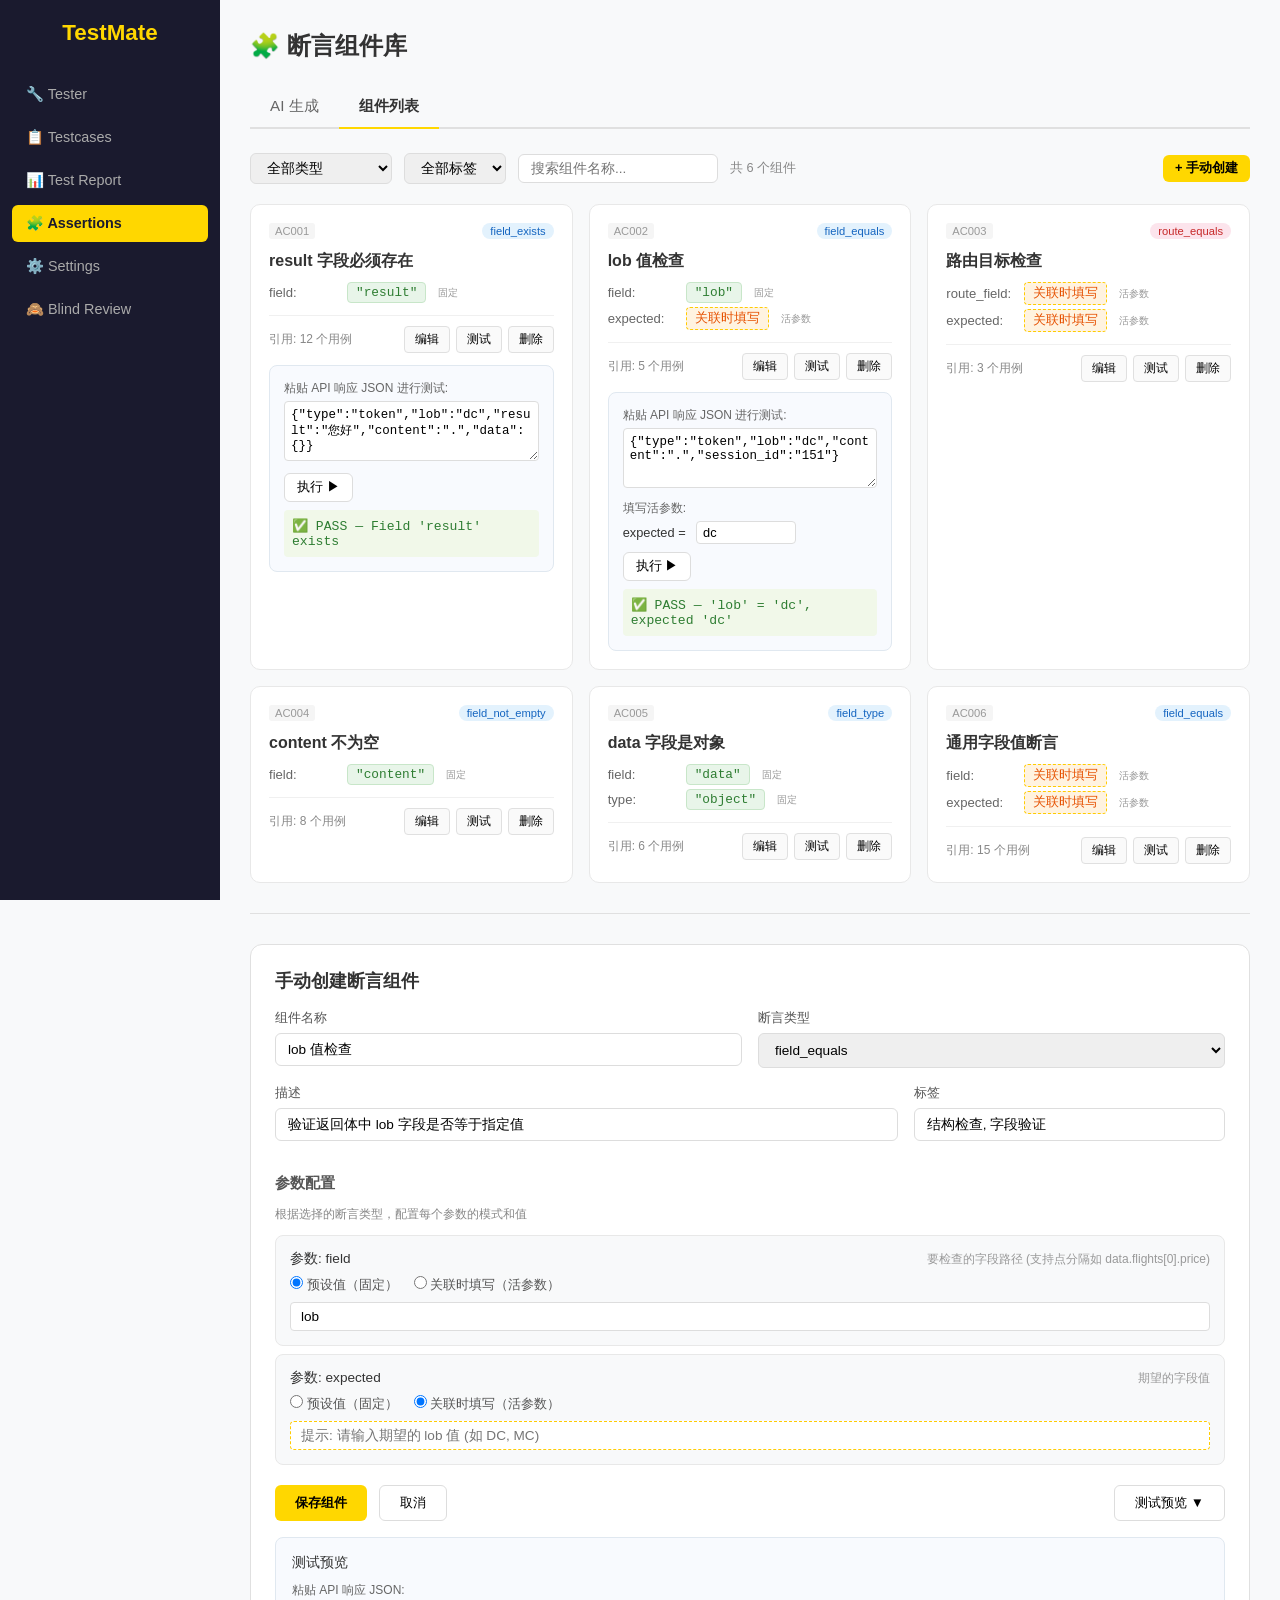
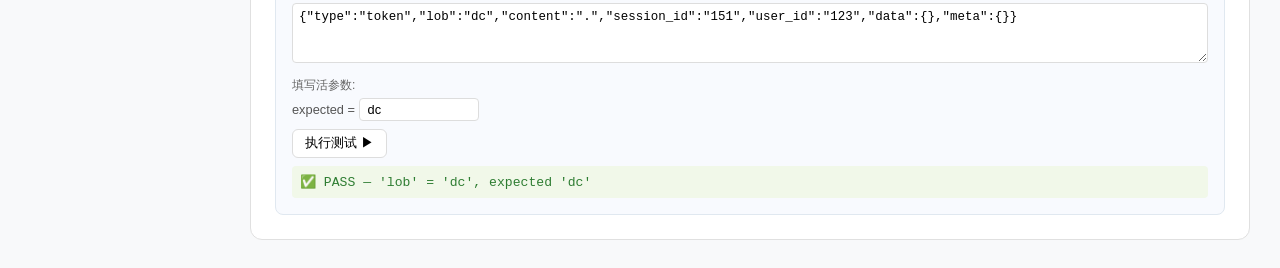
<file: .comate/specs/agent-struct-routing-test/assertions_page_mockup.html>
<!DOCTYPE html>
<html lang="zh">
<head>
    <meta charset="UTF-8">
    <title>断言组件管理 - 页面布局初稿 v2</title>
    <style>
        * { box-sizing: border-box; margin: 0; padding: 0; }
        body { font-family: -apple-system, BlinkMacSystemFont, 'Segoe UI', sans-serif; background: #f8f9fa; color: #333; }
        
        .sidebar { position: fixed; left: 0; top: 0; width: 220px; height: 100vh; background: #1a1a2e; padding: 20px 12px; }
        .sidebar h1 { color: #FFD700; font-size: 1.4rem; text-align: center; margin-bottom: 30px; }
        .sidebar .nav-btn { display: block; width: 100%; padding: 10px 14px; margin: 6px 0; border: none; border-radius: 6px; background: transparent; color: #aaa; text-align: left; cursor: pointer; font-size: 0.9rem; }
        .sidebar .nav-btn.active { background: #FFD700; color: #1a1a2e; font-weight: 600; }
        .sidebar .nav-btn:hover:not(.active) { background: #2a2a4e; }
        
        .main { margin-left: 220px; padding: 30px; }
        .page-header { display: flex; justify-content: space-between; align-items: center; margin-bottom: 24px; }
        .page-header h2 { font-size: 1.5rem; }
        
        /* Tab bar */
        .tab-bar { display: flex; gap: 0; border-bottom: 2px solid #e0e0e0; margin-bottom: 24px; }
        .tab { padding: 10px 20px; cursor: pointer; border-bottom: 2px solid transparent; margin-bottom: -2px; color: #666; font-size: 0.95rem; }
        .tab.active { border-bottom-color: #FFD700; color: #333; font-weight: 600; }
        .tab:hover:not(.active) { color: #333; }
        
        /* Tab content visibility */
        .tab-content { display: none; }
        .tab-content.active { display: block; }
        
        /* AI Generate Section */
        .ai-section { background: linear-gradient(135deg, #f0f7ff 0%, #fef9f0 100%); border: 1px solid #e0e8f0; border-radius: 12px; padding: 24px; margin-bottom: 30px; }
        .ai-section h3 { font-size: 1.1rem; margin-bottom: 16px; color: #444; }
        .ai-inputs { display: grid; grid-template-columns: 1fr 1fr; gap: 16px; margin-bottom: 16px; }
        .ai-inputs textarea { width: 100%; height: 120px; border: 1px solid #ddd; border-radius: 8px; padding: 12px; font-size: 0.85rem; font-family: monospace; resize: vertical; }
        .ai-inputs label { font-size: 0.8rem; color: #666; margin-bottom: 4px; display: block; }
        .btn-generate { background: linear-gradient(135deg, #FFD700, #FFA500); border: none; padding: 10px 24px; border-radius: 6px; font-weight: 600; cursor: pointer; font-size: 0.9rem; }
        
        .gen-results { margin-top: 16px; padding-top: 16px; border-top: 1px dashed #ccc; }
        .gen-card { background: #fff; border: 1px solid #e8e8e8; border-radius: 8px; padding: 14px; margin: 8px 0; display: flex; justify-content: space-between; align-items: center; }
        .gen-card .info { flex: 1; }
        .gen-card .info .name { font-weight: 600; font-size: 0.9rem; }
        .gen-card .info .meta { font-size: 0.75rem; color: #888; margin-top: 4px; }
        .gen-card .actions { display: flex; gap: 8px; }
        .gen-card .actions button { padding: 4px 10px; border-radius: 4px; border: 1px solid #ddd; background: #fff; cursor: pointer; font-size: 0.75rem; }
        .gen-card .actions .btn-save { background: #4CAF50; color: #fff; border-color: #4CAF50; }
        
        /* Filter bar */
        .filter-bar { display: flex; gap: 12px; align-items: center; margin-bottom: 20px; flex-wrap: wrap; }
        .filter-bar select, .filter-bar input { padding: 6px 12px; border: 1px solid #ddd; border-radius: 6px; font-size: 0.85rem; }
        .filter-bar input { width: 200px; }
        
        /* Component Cards Grid */
        .cards-grid { display: grid; grid-template-columns: repeat(auto-fill, minmax(320px, 1fr)); gap: 16px; }
        
        .comp-card { background: #fff; border: 1px solid #e8e8e8; border-radius: 10px; padding: 18px; transition: box-shadow 0.2s; }
        .comp-card:hover { box-shadow: 0 4px 12px rgba(0,0,0,0.08); }
        .comp-card .card-header { display: flex; justify-content: space-between; align-items: flex-start; margin-bottom: 12px; }
        .comp-card .card-header .id { font-size: 0.7rem; color: #999; background: #f5f5f5; padding: 2px 6px; border-radius: 3px; }
        .comp-card .card-header .type-badge { font-size: 0.7rem; padding: 2px 8px; border-radius: 10px; font-weight: 500; }
        .badge-field { background: #e3f2fd; color: #1565c0; }
        .badge-route { background: #fce4ec; color: #c62828; }
        .comp-card .card-name { font-weight: 600; font-size: 1rem; margin-bottom: 10px; }
        
        .params-list { margin-bottom: 12px; }
        .param-item { display: flex; align-items: center; gap: 8px; margin: 4px 0; font-size: 0.82rem; }
        .param-label { color: #666; min-width: 70px; }
        .param-value { padding: 2px 8px; border-radius: 4px; font-family: monospace; font-size: 0.8rem; }
        .param-preset { background: #e8f5e9; border: 1px solid #c8e6c9; color: #2e7d32; }
        .param-deferred { background: #fff3e0; border: 1px dashed #ffcc02; color: #e65100; }
        .param-mode { font-size: 0.65rem; color: #999; margin-left: 4px; }
        
        .card-footer { display: flex; justify-content: space-between; align-items: center; padding-top: 10px; border-top: 1px solid #f0f0f0; }
        .card-footer .ref-count { font-size: 0.75rem; color: #888; }
        .card-footer .card-actions { display: flex; gap: 6px; }
        .card-footer .card-actions button { padding: 4px 10px; border-radius: 4px; border: 1px solid #e0e0e0; background: #fafafa; cursor: pointer; font-size: 0.75rem; }
        .card-footer .card-actions button:hover { background: #f0f0f0; }
        
        /* Card test expand area */
        .card-test-area { background: #f8fafe; border: 1px solid #e0e8f0; border-radius: 8px; padding: 14px; margin-top: 12px; display: none; }
        .card-test-area.show { display: block; }
        .card-test-area label { font-size: 0.75rem; color: #666; display: block; margin-bottom: 4px; }
        .card-test-area textarea { width: 100%; height: 60px; font-family: monospace; font-size: 0.78rem; border: 1px solid #ddd; border-radius: 4px; padding: 6px; margin-bottom: 8px; }
        .card-test-area .deferred-inputs { margin-bottom: 8px; }
        .card-test-area .deferred-inputs span { font-size: 0.8rem; margin-right: 6px; }
        .card-test-area .deferred-inputs input { width: 100px; padding: 3px 6px; border: 1px solid #ddd; border-radius: 4px; font-size: 0.8rem; }
        
        /* Edit Panel */
        .edit-panel { background: #fff; border: 1px solid #e0e0e0; border-radius: 12px; padding: 24px; margin-top: 24px; }
        .edit-panel h3 { margin-bottom: 16px; font-size: 1.1rem; }
        .form-group { margin-bottom: 16px; }
        .form-group label { display: block; font-size: 0.82rem; color: #555; margin-bottom: 6px; font-weight: 500; }
        .form-group input, .form-group select, .form-group textarea { width: 100%; padding: 8px 12px; border: 1px solid #ddd; border-radius: 6px; font-size: 0.85rem; }
        
        .param-config { background: #f8f9fa; border: 1px solid #e8e8e8; border-radius: 8px; padding: 14px; margin: 8px 0; }
        .param-config .param-header { display: flex; justify-content: space-between; align-items: center; margin-bottom: 8px; }
        .param-config .param-header span { font-weight: 500; font-size: 0.85rem; }
        .radio-group { display: flex; gap: 16px; margin-bottom: 8px; }
        .radio-group label { font-size: 0.8rem; color: #555; cursor: pointer; }
        
        .test-result { font-family: monospace; font-size: 0.82rem; margin-top: 8px; padding: 8px; border-radius: 4px; }
        .test-pass { color: #2e7d32; background: #f1f8e9; }
        .test-fail { color: #c62828; background: #fde8e8; }
        
        .btn-primary { background: #FFD700; border: none; padding: 8px 20px; border-radius: 6px; font-weight: 600; cursor: pointer; }
        .btn-secondary { background: #fff; border: 1px solid #ddd; padding: 8px 20px; border-radius: 6px; cursor: pointer; }
        .btn-sm { padding: 5px 12px; font-size: 0.8rem; }
        
        .section-divider { height: 1px; background: #e0e0e0; margin: 30px 0; }
        
        .note-box { background: #fff8e1; border: 1px solid #ffe082; border-radius: 8px; padding: 12px 16px; font-size: 0.82rem; color: #6d4c00; margin: 16px 0; }
    </style>
</head>
<body>

<!-- Sidebar -->
<div class="sidebar">
    <h1>TestMate</h1>
    <button class="nav-btn">🔧 Tester</button>
    <button class="nav-btn">📋 Testcases</button>
    <button class="nav-btn">📊 Test Report</button>
    <button class="nav-btn active">🧩 Assertions</button>
    <button class="nav-btn">⚙️ Settings</button>
    <button class="nav-btn">🙈 Blind Review</button>
</div>

<!-- Main Content -->
<div class="main">
    
    <div class="page-header">
        <h2>🧩 断言组件库</h2>
    </div>

    <!-- ===== Two Tabs ===== -->
    <div class="tab-bar">
        <div class="tab" onclick="switchTab('ai')" id="tab-ai">AI 生成</div>
        <div class="tab active" onclick="switchTab('list')" id="tab-list">组件列表</div>
    </div>

    <!-- ==================== TAB 1: AI 一键生成 ==================== -->
    <div class="tab-content" id="content-ai">
        
        <div class="ai-section">
            <h3>🤖 AI 一键生成断言</h3>
            <p style="font-size: 0.82rem; color: #666; margin-bottom: 16px;">粘贴一段 API 响应 JSON，用自然语言描述你需要的断言，AI 会自动生成对应的断言组件。</p>
            
            <div class="ai-inputs">
                <div>
                    <label>API 响应示例 (粘贴实际返回的 JSON)</label>
                    <textarea>{"type":"token","lob":"dc","content":"您好，已为您查询到以下航班","session_id":"151","user_id":"123","data":{"flights":[{"price":1200,"airline":"CA"}]},"meta":{}}</textarea>
                </div>
                <div>
                    <label>断言需求描述 (自然语言)</label>
                    <textarea>检查 lob 字段等于 dc，content 字段不为空，data.flights 是数组并且至少有一个元素，每个 flight 元素必须有 price 字段</textarea>
                </div>
            </div>
            <button class="btn-generate">✨ 一键生成</button>

            <!-- Generated Results -->
            <div class="gen-results">
                <div style="font-size: 0.85rem; color: #555; margin-bottom: 12px; font-weight: 500;">生成了 4 个断言组件:</div>
                
                <div class="gen-card">
                    <div class="info">
                        <div class="name">1. lob 值等于 dc</div>
                        <div class="meta">field_equals | field: "lob" [固] | expected: "dc" [固]</div>
                    </div>
                    <div class="actions">
                        <button>改为活参数</button>
                        <button class="btn-save">保存</button>
                    </div>
                </div>
                
                <div class="gen-card">
                    <div class="info">
                        <div class="name">2. content 不为空</div>
                        <div class="meta">field_not_empty | field: "content" [固]</div>
                    </div>
                    <div class="actions">
                        <button>改为活参数</button>
                        <button class="btn-save">保存</button>
                    </div>
                </div>
                
                <div class="gen-card">
                    <div class="info">
                        <div class="name">3. data.flights 是数组</div>
                        <div class="meta">field_type | field: "data.flights" [固] | expected_type: "array" [固]</div>
                    </div>
                    <div class="actions">
                        <button>改为活参数</button>
                        <button class="btn-save">保存</button>
                    </div>
                </div>

                <div class="gen-card">
                    <div class="info">
                        <div class="name">4. flight 元素包含 price 字段</div>
                        <div class="meta">nested_check | path: "data.flights[0].price" [固] | check: field_exists</div>
                    </div>
                    <div class="actions">
                        <button>改为活参数</button>
                        <button class="btn-save">保存</button>
                    </div>
                </div>

                <div class="note-box">
                    💡 生成的断言会基于上方输入的 API 响应 JSON 进行验证运行。点击「验证运行」确认断言能正确执行。
                </div>

                <div style="margin-top: 12px; display: flex; gap: 10px;">
                    <button class="btn-primary">全部保存</button>
                    <button class="btn-secondary">验证运行 ▶</button>
                </div>
                
                <!-- Validation results - 基于上方输入的 JSON 执行 -->
                <div style="margin-top: 12px; background: #f1f8e9; border-radius: 6px; padding: 12px; font-size: 0.82rem; font-family: monospace;">
                    <div style="font-size: 0.75rem; color: #888; margin-bottom: 6px;">基于上方 API 响应 JSON 执行:</div>
                    <div style="color: #2e7d32;">✅ 1. lob 值等于 dc — PASS ('lob' = 'dc')</div>
                    <div style="color: #2e7d32;">✅ 2. content 不为空 — PASS ('content' is not empty)</div>
                    <div style="color: #2e7d32;">✅ 3. data.flights 是数组 — PASS (type is array)</div>
                    <div style="color: #2e7d32;">✅ 4. flight 元素包含 price — PASS (field exists)</div>
                    <div style="margin-top: 6px; font-weight: 600;">全部通过 (4/4)</div>
                </div>
            </div>
        </div>

    </div><!-- end tab AI -->

    <!-- ==================== TAB 2: 组件列表 + 手动创建 ==================== -->
    <div class="tab-content active" id="content-list">

        <!-- Filter + Create button -->
        <div class="filter-bar">
            <select>
                <option>全部类型</option>
                <option>field_exists</option>
                <option>field_equals</option>
                <option>field_type</option>
                <option>field_contains</option>
                <option>field_not_empty</option>
                <option>field_in</option>
                <option>field_matches</option>
                <option>route_equals</option>
            </select>
            <select>
                <option>全部标签</option>
                <option>结构检查</option>
                <option>路由验证</option>
                <option>字段验证</option>
            </select>
            <input type="text" placeholder="搜索组件名称...">
            <span style="font-size: 0.8rem; color: #888;">共 6 个组件</span>
            <button class="btn-primary btn-sm" style="margin-left: auto;">+ 手动创建</button>
        </div>

        <!-- Cards Grid -->
        <div class="cards-grid">
            
            <!-- Card 1: 全预设，无活参数 -->
            <div class="comp-card">
                <div class="card-header">
                    <span class="id">AC001</span>
                    <span class="type-badge badge-field">field_exists</span>
                </div>
                <div class="card-name">result 字段必须存在</div>
                <div class="params-list">
                    <div class="param-item">
                        <span class="param-label">field:</span>
                        <span class="param-value param-preset">"result"</span>
                        <span class="param-mode">固定</span>
                    </div>
                </div>
                <div class="card-footer">
                    <span class="ref-count">引用: 12 个用例</span>
                    <div class="card-actions">
                        <button>编辑</button>
                        <button onclick="toggleTest('test1')">测试</button>
                        <button>删除</button>
                    </div>
                </div>
                <!-- 测试区域：点击「测试」按钮后展开 -->
                <div class="card-test-area show" id="test1">
                    <label>粘贴 API 响应 JSON 进行测试:</label>
                    <textarea>{"type":"token","lob":"dc","result":"您好","content":".","data":{}}</textarea>
                    <!-- 无活参数，不需要额外输入 -->
                    <button class="btn-secondary btn-sm">执行 ▶</button>
                    <div class="test-result test-pass">✅ PASS — Field 'result' exists</div>
                </div>
            </div>

            <!-- Card 2: 有活参数 -->
            <div class="comp-card">
                <div class="card-header">
                    <span class="id">AC002</span>
                    <span class="type-badge badge-field">field_equals</span>
                </div>
                <div class="card-name">lob 值检查</div>
                <div class="params-list">
                    <div class="param-item">
                        <span class="param-label">field:</span>
                        <span class="param-value param-preset">"lob"</span>
                        <span class="param-mode">固定</span>
                    </div>
                    <div class="param-item">
                        <span class="param-label">expected:</span>
                        <span class="param-value param-deferred">关联时填写</span>
                        <span class="param-mode">活参数</span>
                    </div>
                </div>
                <div class="card-footer">
                    <span class="ref-count">引用: 5 个用例</span>
                    <div class="card-actions">
                        <button>编辑</button>
                        <button onclick="toggleTest('test2')">测试</button>
                        <button>删除</button>
                    </div>
                </div>
                <!-- 测试区域：有活参数需要填写 -->
                <div class="card-test-area show" id="test2">
                    <label>粘贴 API 响应 JSON 进行测试:</label>
                    <textarea>{"type":"token","lob":"dc","content":".","session_id":"151"}</textarea>
                    <div class="deferred-inputs">
                        <label>填写活参数:</label>
                        <span>expected =</span>
                        <input type="text" value="dc" placeholder="期望值">
                    </div>
                    <button class="btn-secondary btn-sm">执行 ▶</button>
                    <div class="test-result test-pass">✅ PASS — 'lob' = 'dc', expected 'dc'</div>
                </div>
            </div>

            <!-- Card 3: 路由断言 -->
            <div class="comp-card">
                <div class="card-header">
                    <span class="id">AC003</span>
                    <span class="type-badge badge-route">route_equals</span>
                </div>
                <div class="card-name">路由目标检查</div>
                <div class="params-list">
                    <div class="param-item">
                        <span class="param-label">route_field:</span>
                        <span class="param-value param-deferred">关联时填写</span>
                        <span class="param-mode">活参数</span>
                    </div>
                    <div class="param-item">
                        <span class="param-label">expected:</span>
                        <span class="param-value param-deferred">关联时填写</span>
                        <span class="param-mode">活参数</span>
                    </div>
                </div>
                <div class="card-footer">
                    <span class="ref-count">引用: 3 个用例</span>
                    <div class="card-actions">
                        <button>编辑</button>
                        <button>测试</button>
                        <button>删除</button>
                    </div>
                </div>
            </div>

            <!-- Card 4 -->
            <div class="comp-card">
                <div class="card-header">
                    <span class="id">AC004</span>
                    <span class="type-badge badge-field">field_not_empty</span>
                </div>
                <div class="card-name">content 不为空</div>
                <div class="params-list">
                    <div class="param-item">
                        <span class="param-label">field:</span>
                        <span class="param-value param-preset">"content"</span>
                        <span class="param-mode">固定</span>
                    </div>
                </div>
                <div class="card-footer">
                    <span class="ref-count">引用: 8 个用例</span>
                    <div class="card-actions">
                        <button>编辑</button>
                        <button>测试</button>
                        <button>删除</button>
                    </div>
                </div>
            </div>

            <!-- Card 5 -->
            <div class="comp-card">
                <div class="card-header">
                    <span class="id">AC005</span>
                    <span class="type-badge badge-field">field_type</span>
                </div>
                <div class="card-name">data 字段是对象</div>
                <div class="params-list">
                    <div class="param-item">
                        <span class="param-label">field:</span>
                        <span class="param-value param-preset">"data"</span>
                        <span class="param-mode">固定</span>
                    </div>
                    <div class="param-item">
                        <span class="param-label">type:</span>
                        <span class="param-value param-preset">"object"</span>
                        <span class="param-mode">固定</span>
                    </div>
                </div>
                <div class="card-footer">
                    <span class="ref-count">引用: 6 个用例</span>
                    <div class="card-actions">
                        <button>编辑</button>
                        <button>测试</button>
                        <button>删除</button>
                    </div>
                </div>
            </div>

            <!-- Card 6: 通用全活参数 -->
            <div class="comp-card">
                <div class="card-header">
                    <span class="id">AC006</span>
                    <span class="type-badge badge-field">field_equals</span>
                </div>
                <div class="card-name">通用字段值断言</div>
                <div class="params-list">
                    <div class="param-item">
                        <span class="param-label">field:</span>
                        <span class="param-value param-deferred">关联时填写</span>
                        <span class="param-mode">活参数</span>
                    </div>
                    <div class="param-item">
                        <span class="param-label">expected:</span>
                        <span class="param-value param-deferred">关联时填写</span>
                        <span class="param-mode">活参数</span>
                    </div>
                </div>
                <div class="card-footer">
                    <span class="ref-count">引用: 15 个用例</span>
                    <div class="card-actions">
                        <button>编辑</button>
                        <button>测试</button>
                        <button>删除</button>
                    </div>
                </div>
            </div>

        </div><!-- end cards-grid -->

        <!-- ===== 手动创建组件面板 (点击「+ 手动创建」后展开) ===== -->
        <div class="section-divider"></div>
        
        <div class="edit-panel">
            <h3>手动创建断言组件</h3>
            
            <div style="display: grid; grid-template-columns: 1fr 1fr; gap: 16px;">
                <div class="form-group">
                    <label>组件名称</label>
                    <input type="text" value="lob 值检查" placeholder="输入组件名称">
                </div>
                <div class="form-group">
                    <label>断言类型</label>
                    <select>
                        <option>-- 选择类型 --</option>
                        <option selected>field_equals</option>
                        <option>field_exists</option>
                        <option>field_type</option>
                        <option>field_contains</option>
                        <option>field_not_empty</option>
                        <option>field_in</option>
                        <option>field_matches</option>
                        <option>route_equals</option>
                    </select>
                </div>
            </div>

            <div style="display: grid; grid-template-columns: 2fr 1fr; gap: 16px;">
                <div class="form-group">
                    <label>描述</label>
                    <input type="text" value="验证返回体中 lob 字段是否等于指定值" placeholder="简要说明组件用途">
                </div>
                <div class="form-group">
                    <label>标签</label>
                    <input type="text" value="结构检查, 字段验证" placeholder="逗号分隔">
                </div>
            </div>

            <h4 style="margin: 16px 0 12px; font-size: 0.95rem; color: #555;">参数配置</h4>
            <p style="font-size: 0.78rem; color: #888; margin-bottom: 12px;">根据选择的断言类型，配置每个参数的模式和值</p>

            <!-- Param: field -->
            <div class="param-config">
                <div class="param-header">
                    <span>参数: field</span>
                    <span style="font-size: 0.75rem; color: #999;">要检查的字段路径 (支持点分隔如 data.flights[0].price)</span>
                </div>
                <div class="radio-group">
                    <label><input type="radio" name="field_mode" checked> 预设值（固定）</label>
                    <label><input type="radio" name="field_mode"> 关联时填写（活参数）</label>
                </div>
                <input type="text" value="lob" style="width:100%; padding: 6px 10px; border: 1px solid #ddd; border-radius: 4px; font-size: 0.85rem;">
            </div>

            <!-- Param: expected -->
            <div class="param-config">
                <div class="param-header">
                    <span>参数: expected</span>
                    <span style="font-size: 0.75rem; color: #999;">期望的字段值</span>
                </div>
                <div class="radio-group">
                    <label><input type="radio" name="expected_mode"> 预设值（固定）</label>
                    <label><input type="radio" name="expected_mode" checked> 关联时填写（活参数）</label>
                </div>
                <input type="text" value="" placeholder="提示: 请输入期望的 lob 值 (如 DC, MC)" style="width:100%; padding: 6px 10px; border: 1px solid #ddd; border-radius: 4px; font-size: 0.85rem; border-style: dashed; border-color: #ffcc02;">
            </div>

            <div style="margin-top: 20px; display: flex; gap: 12px;">
                <button class="btn-primary">保存组件</button>
                <button class="btn-secondary">取消</button>
                <button class="btn-secondary" style="margin-left: auto;">测试预览 ▼</button>
            </div>

            <!-- 测试预览: 粘贴 JSON 进行测试 -->
            <div style="margin-top: 16px; background: #f8fafe; border: 1px solid #e0e8f0; border-radius: 8px; padding: 16px;">
                <div style="font-size: 0.85rem; font-weight: 500; margin-bottom: 10px;">测试预览</div>
                <div>
                    <label style="font-size: 0.75rem; color: #666; display: block; margin-bottom: 4px;">粘贴 API 响应 JSON:</label>
                    <textarea style="width: 100%; height: 60px; font-family: monospace; font-size: 0.78rem; border: 1px solid #ddd; border-radius: 4px; padding: 6px;">{"type":"token","lob":"dc","content":".","session_id":"151","user_id":"123","data":{},"meta":{}}</textarea>
                </div>
                <div style="margin: 8px 0;">
                    <label style="font-size: 0.75rem; color: #666;">填写活参数:</label>
                    <div style="margin-top: 4px;">
                        <span style="font-size: 0.8rem; color: #555;">expected = </span>
                        <input type="text" value="dc" style="width: 120px; padding: 3px 8px; border: 1px solid #ddd; border-radius: 4px; font-size: 0.8rem;">
                    </div>
                </div>
                <button class="btn-secondary btn-sm">执行测试 ▶</button>
                <div class="test-result test-pass" style="margin-top: 8px;">✅ PASS — 'lob' = 'dc', expected 'dc'</div>
            </div>
        </div>

    </div><!-- end tab list -->

</div><!-- end main -->

<script>
function switchTab(tab) {
    document.querySelectorAll('.tab').forEach(t => t.classList.remove('active'));
    document.querySelectorAll('.tab-content').forEach(c => c.classList.remove('active'));
    
    if (tab === 'ai') {
        document.getElementById('tab-ai').classList.add('active');
        document.getElementById('content-ai').classList.add('active');
    } else {
        document.getElementById('tab-list').classList.add('active');
        document.getElementById('content-list').classList.add('active');
    }
}

function toggleTest(id) {
    const el = document.getElementById(id);
    el.classList.toggle('show');
}
</script>

</body>
</html>
</file>
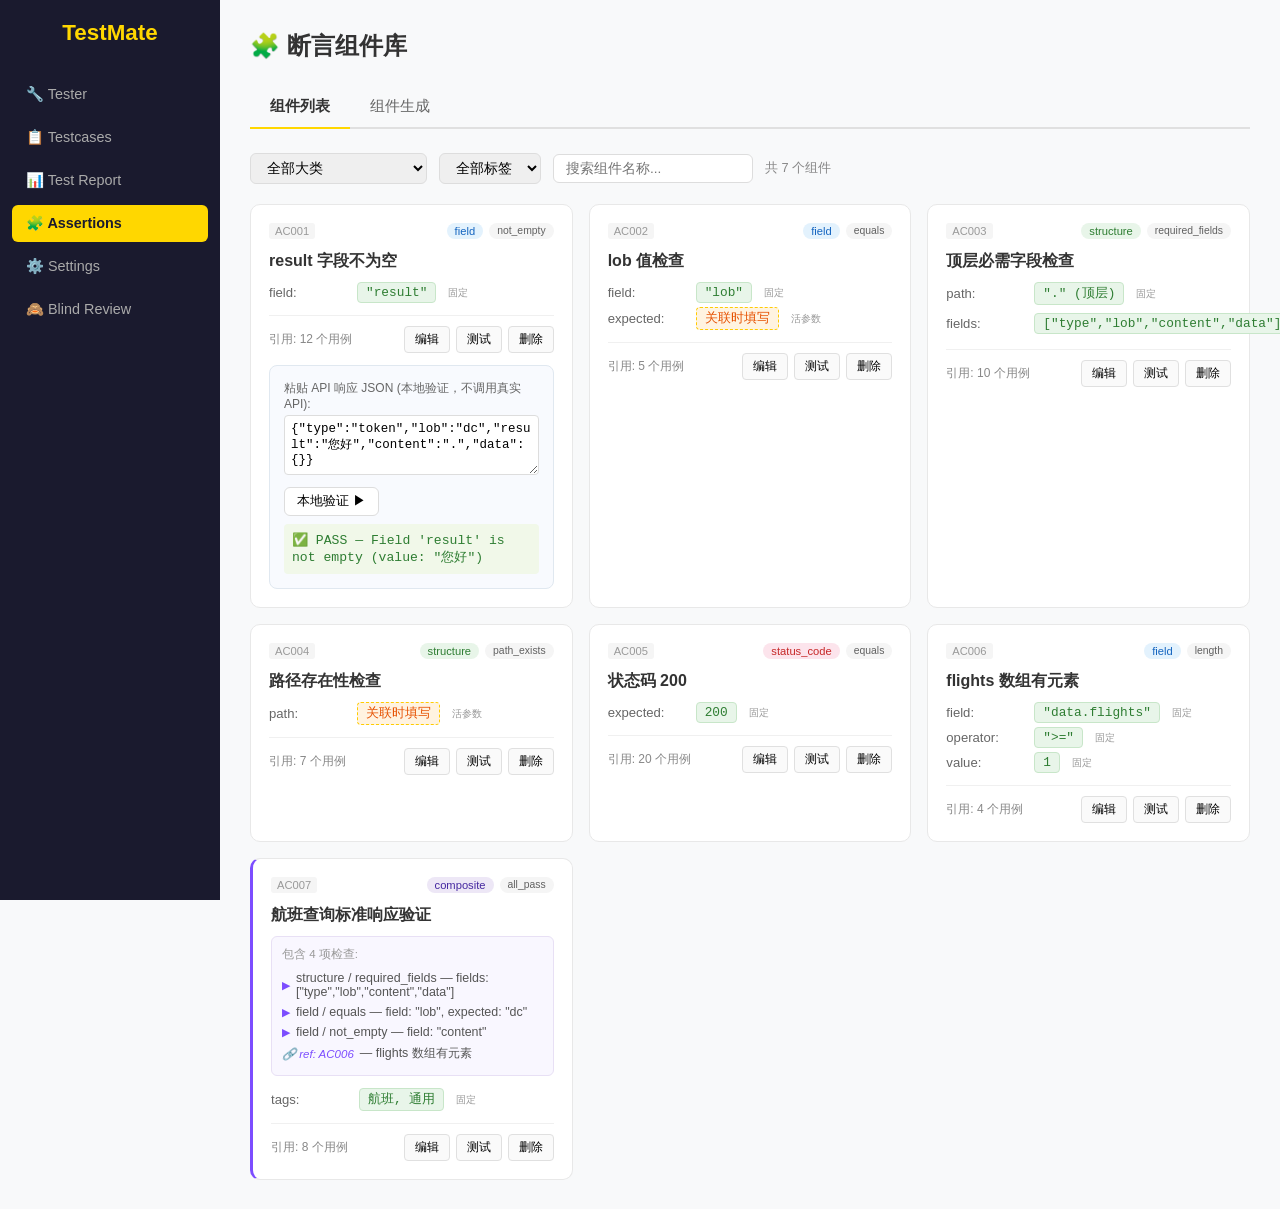
<file: .comate/specs/agent-struct-routing-test/assertions_page_mockup_v3.html>
<!DOCTYPE html>
<html lang="zh">
<head>
    <meta charset="UTF-8">
    <title>断言组件管理 - 页面布局 v3</title>
    <style>
        * { box-sizing: border-box; margin: 0; padding: 0; }
        body { font-family: -apple-system, BlinkMacSystemFont, 'Segoe UI', sans-serif; background: #f8f9fa; color: #333; }
        
        .sidebar { position: fixed; left: 0; top: 0; width: 220px; height: 100vh; background: #1a1a2e; padding: 20px 12px; }
        .sidebar h1 { color: #FFD700; font-size: 1.4rem; text-align: center; margin-bottom: 30px; }
        .sidebar .nav-btn { display: block; width: 100%; padding: 10px 14px; margin: 6px 0; border: none; border-radius: 6px; background: transparent; color: #aaa; text-align: left; cursor: pointer; font-size: 0.9rem; }
        .sidebar .nav-btn.active { background: #FFD700; color: #1a1a2e; font-weight: 600; }
        .sidebar .nav-btn:hover:not(.active) { background: #2a2a4e; }
        
        .main { margin-left: 220px; padding: 30px; }
        .page-header { display: flex; justify-content: space-between; align-items: center; margin-bottom: 24px; }
        .page-header h2 { font-size: 1.5rem; }
        
        .tab-bar { display: flex; gap: 0; border-bottom: 2px solid #e0e0e0; margin-bottom: 24px; }
        .tab { padding: 10px 20px; cursor: pointer; border-bottom: 2px solid transparent; margin-bottom: -2px; color: #666; font-size: 0.95rem; }
        .tab.active { border-bottom-color: #FFD700; color: #333; font-weight: 600; }
        .tab:hover:not(.active) { color: #333; }
        
        .tab-content { display: none; }
        .tab-content.active { display: block; }
        
        .ai-section { background: linear-gradient(135deg, #f0f7ff 0%, #fef9f0 100%); border: 1px solid #e0e8f0; border-radius: 12px; padding: 24px; margin-bottom: 30px; }
        .ai-section h3 { font-size: 1.1rem; margin-bottom: 6px; color: #444; }
        .ai-section .subtitle { font-size: 0.82rem; color: #666; margin-bottom: 16px; }
        .ai-inputs { display: grid; grid-template-columns: 1fr 1fr; gap: 16px; margin-bottom: 16px; }
        .ai-inputs textarea { width: 100%; height: 120px; border: 1px solid #ddd; border-radius: 8px; padding: 12px; font-size: 0.85rem; font-family: monospace; resize: vertical; }
        .ai-inputs label { font-size: 0.8rem; color: #666; margin-bottom: 4px; display: block; font-weight: 500; }
        .btn-generate { background: linear-gradient(135deg, #FFD700, #FFA500); border: none; padding: 10px 24px; border-radius: 6px; font-weight: 600; cursor: pointer; font-size: 0.9rem; }
        
        .gen-results { margin-top: 16px; padding-top: 16px; border-top: 1px dashed #ccc; }
        .gen-card { background: #fff; border: 1px solid #e8e8e8; border-radius: 8px; padding: 14px; margin: 8px 0; display: flex; justify-content: space-between; align-items: center; }
        .gen-card .info { flex: 1; }
        .gen-card .info .name { font-weight: 600; font-size: 0.9rem; }
        .gen-card .info .meta { font-size: 0.75rem; color: #888; margin-top: 4px; }
        .gen-card .actions { display: flex; gap: 8px; }
        .gen-card .actions button { padding: 4px 10px; border-radius: 4px; border: 1px solid #ddd; background: #fff; cursor: pointer; font-size: 0.75rem; }
        .gen-card .actions .btn-save { background: #4CAF50; color: #fff; border-color: #4CAF50; }
        
        .filter-bar { display: flex; gap: 12px; align-items: center; margin-bottom: 20px; flex-wrap: wrap; }
        .filter-bar select, .filter-bar input { padding: 6px 12px; border: 1px solid #ddd; border-radius: 6px; font-size: 0.85rem; }
        .filter-bar input { width: 200px; }
        
        .cards-grid { display: grid; grid-template-columns: repeat(auto-fill, minmax(320px, 1fr)); gap: 16px; }
        
        .comp-card { background: #fff; border: 1px solid #e8e8e8; border-radius: 10px; padding: 18px; transition: box-shadow 0.2s; }
        .comp-card:hover { box-shadow: 0 4px 12px rgba(0,0,0,0.08); }
        .comp-card .card-header { display: flex; justify-content: space-between; align-items: flex-start; margin-bottom: 12px; }
        .comp-card .card-header .id { font-size: 0.7rem; color: #999; background: #f5f5f5; padding: 2px 6px; border-radius: 3px; }
        .badge-row { display: flex; gap: 6px; }
        .type-badge { font-size: 0.7rem; padding: 2px 8px; border-radius: 10px; font-weight: 500; }
        .badge-field { background: #e3f2fd; color: #1565c0; }
        .badge-structure { background: #e8f5e9; color: #2e7d32; }
        .badge-status { background: #fce4ec; color: #c62828; }
        .badge-composite { background: #ede7f6; color: #4527a0; }
        .badge-route { background: #f3e5f5; color: #6a1b9a; }
        .badge-condition { background: #f5f5f5; color: #616161; font-size: 0.65rem; }
        .comp-card .card-name { font-weight: 600; font-size: 1rem; margin-bottom: 10px; }
        
        .params-list { margin-bottom: 12px; }
        .param-item { display: flex; align-items: center; gap: 8px; margin: 4px 0; font-size: 0.82rem; }
        .param-label { color: #666; min-width: 80px; }
        .param-value { padding: 2px 8px; border-radius: 4px; font-family: monospace; font-size: 0.8rem; }
        .param-preset { background: #e8f5e9; border: 1px solid #c8e6c9; color: #2e7d32; }
        .param-deferred { background: #fff3e0; border: 1px dashed #ffcc02; color: #e65100; }
        .param-mode { font-size: 0.65rem; color: #999; margin-left: 4px; }
        
        .card-footer { display: flex; justify-content: space-between; align-items: center; padding-top: 10px; border-top: 1px solid #f0f0f0; }
        .card-footer .ref-count { font-size: 0.75rem; color: #888; }
        .card-footer .card-actions { display: flex; gap: 6px; }
        .card-footer .card-actions button { padding: 4px 10px; border-radius: 4px; border: 1px solid #e0e0e0; background: #fafafa; cursor: pointer; font-size: 0.75rem; }
        .card-footer .card-actions button:hover { background: #f0f0f0; }
        
        .card-test-area { background: #f8fafe; border: 1px solid #e0e8f0; border-radius: 8px; padding: 14px; margin-top: 12px; display: none; }
        .card-test-area.show { display: block; }
        .card-test-area label { font-size: 0.75rem; color: #666; display: block; margin-bottom: 4px; }
        .card-test-area textarea { width: 100%; height: 60px; font-family: monospace; font-size: 0.78rem; border: 1px solid #ddd; border-radius: 4px; padding: 6px; margin-bottom: 8px; }
        .card-test-area .deferred-inputs { margin-bottom: 8px; }
        .card-test-area .deferred-inputs span { font-size: 0.8rem; margin-right: 6px; }
        .card-test-area .deferred-inputs input { width: 100px; padding: 3px 6px; border: 1px solid #ddd; border-radius: 4px; font-size: 0.8rem; }
        
        .edit-panel { background: #fff; border: 1px solid #e0e0e0; border-radius: 12px; padding: 24px; }
        .edit-panel h3 { margin-bottom: 16px; font-size: 1.1rem; }
        .form-group { margin-bottom: 16px; }
        .form-group label { display: block; font-size: 0.82rem; color: #555; margin-bottom: 6px; font-weight: 500; }
        .form-group input, .form-group select, .form-group textarea { width: 100%; padding: 8px 12px; border: 1px solid #ddd; border-radius: 6px; font-size: 0.85rem; }
        
        .param-config { background: #f8f9fa; border: 1px solid #e8e8e8; border-radius: 8px; padding: 14px; margin: 8px 0; }
        .param-config .param-header { display: flex; justify-content: space-between; align-items: center; margin-bottom: 8px; }
        .param-config .param-header span { font-weight: 500; font-size: 0.85rem; }
        .radio-group { display: flex; gap: 16px; margin-bottom: 8px; }
        .radio-group label { font-size: 0.8rem; color: #555; cursor: pointer; }
        
        .test-result { font-family: monospace; font-size: 0.82rem; margin-top: 8px; padding: 8px; border-radius: 4px; }
        .test-pass { color: #2e7d32; background: #f1f8e9; }
        .test-fail { color: #c62828; background: #fde8e8; }
        
        .btn-primary { background: #FFD700; border: none; padding: 8px 20px; border-radius: 6px; font-weight: 600; cursor: pointer; }
        .btn-secondary { background: #fff; border: 1px solid #ddd; padding: 8px 20px; border-radius: 6px; cursor: pointer; }
        .btn-sm { padding: 5px 12px; font-size: 0.8rem; }
        
        .note-box-blue { background: #e8f4fd; border: 1px solid #b3d9f2; border-radius: 8px; padding: 12px 16px; font-size: 0.82rem; color: #1565c0; margin: 16px 0; }
        
        .or-divider { display: flex; align-items: center; margin: 28px 0; }
        .or-divider::before, .or-divider::after { content: ''; flex: 1; height: 1px; background: #e0e0e0; }
        .or-divider span { padding: 0 16px; color: #999; font-size: 0.85rem; }

        /* Category selector pills */
        .category-selector { display: flex; gap: 8px; margin-bottom: 12px; }
        .category-pill { padding: 6px 14px; border-radius: 20px; border: 1px solid #ddd; background: #fff; cursor: pointer; font-size: 0.82rem; transition: all 0.2s; }
        .category-pill:hover { border-color: #999; }
        .category-pill.active-field { background: #e3f2fd; border-color: #1565c0; color: #1565c0; }
        .category-pill.active-structure { background: #e8f5e9; border-color: #2e7d32; color: #2e7d32; }
        .category-pill.active-status { background: #fce4ec; border-color: #c62828; color: #c62828; }
        .category-pill.active-composite { background: #ede7f6; border-color: #4527a0; color: #4527a0; }
        .category-pill.active-route { background: #f3e5f5; border-color: #6a1b9a; color: #6a1b9a; }

        .composite-checks { margin: 8px 0 12px; padding: 10px; background: #f9f7ff; border: 1px solid #e8e0f5; border-radius: 6px; }
        .composite-checks .check-item { font-size: 0.78rem; color: #555; padding: 3px 0; display: flex; align-items: center; gap: 6px; }
        .composite-checks .check-item .check-icon { color: #7c4dff; font-size: 0.7rem; }
        .composite-checks .check-ref { font-size: 0.72rem; color: #7c4dff; font-style: italic; }

        .dedup-badge { font-size: 0.7rem; padding: 2px 8px; border-radius: 10px; font-weight: 500; margin-left: 8px; }
        .dedup-exists { background: #e8f5e9; color: #2e7d32; }
        .dedup-new { background: #fff8e1; color: #f57f17; }

        .condition-select { margin-top: 8px; }
    </style>
</head>
<body>

<!-- Sidebar -->
<div class="sidebar">
    <h1>TestMate</h1>
    <button class="nav-btn">🔧 Tester</button>
    <button class="nav-btn">📋 Testcases</button>
    <button class="nav-btn">📊 Test Report</button>
    <button class="nav-btn active">🧩 Assertions</button>
    <button class="nav-btn">⚙️ Settings</button>
    <button class="nav-btn">🙈 Blind Review</button>
</div>

<!-- Main Content -->
<div class="main">
    
    <div class="page-header">
        <h2>🧩 断言组件库</h2>
    </div>

    <div class="tab-bar">
        <div class="tab active" onclick="switchTab('list')" id="tab-list">组件列表</div>
        <div class="tab" onclick="switchTab('create')" id="tab-create">组件生成</div>
    </div>

    <!-- ======================================================================== -->
    <!-- TAB 1: 组件列表                                                          -->
    <!-- ======================================================================== -->
    <div class="tab-content active" id="content-list">

        <div class="filter-bar">
            <select>
                <option>全部大类</option>
                <option>field (字段值检查)</option>
                <option>structure (结构检查)</option>
                <option>status_code (状态码)</option>
                <option>composite (组合断言)</option>
            </select>
            <select>
                <option>全部标签</option>
                <option>通用</option>
                <option>航班</option>
                <option>权益</option>
            </select>
            <input type="text" placeholder="搜索组件名称...">
            <span style="font-size: 0.8rem; color: #888;">共 7 个组件</span>
        </div>

        <div class="cards-grid">
            
            <!-- Card 1: field + not_empty -->
            <div class="comp-card">
                <div class="card-header">
                    <span class="id">AC001</span>
                    <div class="badge-row">
                        <span class="type-badge badge-field">field</span>
                        <span class="type-badge badge-condition">not_empty</span>
                    </div>
                </div>
                <div class="card-name">result 字段不为空</div>
                <div class="params-list">
                    <div class="param-item">
                        <span class="param-label">field:</span>
                        <span class="param-value param-preset">"result"</span>
                        <span class="param-mode">固定</span>
                    </div>
                </div>
                <div class="card-footer">
                    <span class="ref-count">引用: 12 个用例</span>
                    <div class="card-actions">
                        <button>编辑</button>
                        <button onclick="toggleTest('test1')">测试</button>
                        <button>删除</button>
                    </div>
                </div>
                <div class="card-test-area show" id="test1">
                    <label>粘贴 API 响应 JSON (本地验证，不调用真实 API):</label>
                    <textarea>{"type":"token","lob":"dc","result":"您好","content":".","data":{}}</textarea>
                    <button class="btn-secondary btn-sm">本地验证 ▶</button>
                    <div class="test-result test-pass">✅ PASS — Field 'result' is not empty (value: "您好")</div>
                </div>
            </div>

            <!-- Card 2: field + equals, 有活参数 -->
            <div class="comp-card">
                <div class="card-header">
                    <span class="id">AC002</span>
                    <div class="badge-row">
                        <span class="type-badge badge-field">field</span>
                        <span class="type-badge badge-condition">equals</span>
                    </div>
                </div>
                <div class="card-name">lob 值检查</div>
                <div class="params-list">
                    <div class="param-item">
                        <span class="param-label">field:</span>
                        <span class="param-value param-preset">"lob"</span>
                        <span class="param-mode">固定</span>
                    </div>
                    <div class="param-item">
                        <span class="param-label">expected:</span>
                        <span class="param-value param-deferred">关联时填写</span>
                        <span class="param-mode">活参数</span>
                    </div>
                </div>
                <div class="card-footer">
                    <span class="ref-count">引用: 5 个用例</span>
                    <div class="card-actions">
                        <button>编辑</button>
                        <button onclick="toggleTest('test2')">测试</button>
                        <button>删除</button>
                    </div>
                </div>
                <div class="card-test-area" id="test2">
                    <label>粘贴 API 响应 JSON (本地验证):</label>
                    <textarea>{"type":"token","lob":"dc","content":".","session_id":"151"}</textarea>
                    <div class="deferred-inputs">
                        <label style="margin-top:4px;">填写活参数:</label>
                        <span>expected =</span>
                        <input type="text" value="dc" placeholder="期望值">
                    </div>
                    <button class="btn-secondary btn-sm">本地验证 ▶</button>
                    <div class="test-result test-pass">✅ PASS — 'lob' = 'dc', expected 'dc'</div>
                </div>
            </div>

            <!-- Card 3: structure + required_fields -->
            <div class="comp-card">
                <div class="card-header">
                    <span class="id">AC003</span>
                    <div class="badge-row">
                        <span class="type-badge badge-structure">structure</span>
                        <span class="type-badge badge-condition">required_fields</span>
                    </div>
                </div>
                <div class="card-name">顶层必需字段检查</div>
                <div class="params-list">
                    <div class="param-item">
                        <span class="param-label">path:</span>
                        <span class="param-value param-preset">"." (顶层)</span>
                        <span class="param-mode">固定</span>
                    </div>
                    <div class="param-item">
                        <span class="param-label">fields:</span>
                        <span class="param-value param-preset">["type","lob","content","data"]</span>
                        <span class="param-mode">固定</span>
                    </div>
                </div>
                <div class="card-footer">
                    <span class="ref-count">引用: 10 个用例</span>
                    <div class="card-actions">
                        <button>编辑</button>
                        <button onclick="toggleTest('test3')">测试</button>
                        <button>删除</button>
                    </div>
                </div>
                <div class="card-test-area" id="test3">
                    <label>粘贴 API 响应 JSON (本地验证):</label>
                    <textarea>{"type":"token","lob":"dc","content":".","session_id":"151","data":{}}</textarea>
                    <button class="btn-secondary btn-sm">本地验证 ▶</button>
                    <div class="test-result test-pass">✅ PASS — All required fields present: type, lob, content, data</div>
                </div>
            </div>

            <!-- Card 4: structure + path_exists -->
            <div class="comp-card">
                <div class="card-header">
                    <span class="id">AC004</span>
                    <div class="badge-row">
                        <span class="type-badge badge-structure">structure</span>
                        <span class="type-badge badge-condition">path_exists</span>
                    </div>
                </div>
                <div class="card-name">路径存在性检查</div>
                <div class="params-list">
                    <div class="param-item">
                        <span class="param-label">path:</span>
                        <span class="param-value param-deferred">关联时填写</span>
                        <span class="param-mode">活参数</span>
                    </div>
                </div>
                <div class="card-footer">
                    <span class="ref-count">引用: 7 个用例</span>
                    <div class="card-actions">
                        <button>编辑</button>
                        <button>测试</button>
                        <button>删除</button>
                    </div>
                </div>
            </div>

            <!-- Card 5: status_code + equals -->
            <div class="comp-card">
                <div class="card-header">
                    <span class="id">AC005</span>
                    <div class="badge-row">
                        <span class="type-badge badge-status">status_code</span>
                        <span class="type-badge badge-condition">equals</span>
                    </div>
                </div>
                <div class="card-name">状态码 200</div>
                <div class="params-list">
                    <div class="param-item">
                        <span class="param-label">expected:</span>
                        <span class="param-value param-preset">200</span>
                        <span class="param-mode">固定</span>
                    </div>
                </div>
                <div class="card-footer">
                    <span class="ref-count">引用: 20 个用例</span>
                    <div class="card-actions">
                        <button>编辑</button>
                        <button>测试</button>
                        <button>删除</button>
                    </div>
                </div>
            </div>

            <!-- Card 6: field + length -->
            <div class="comp-card">
                <div class="card-header">
                    <span class="id">AC006</span>
                    <div class="badge-row">
                        <span class="type-badge badge-field">field</span>
                        <span class="type-badge badge-condition">length</span>
                    </div>
                </div>
                <div class="card-name">flights 数组有元素</div>
                <div class="params-list">
                    <div class="param-item">
                        <span class="param-label">field:</span>
                        <span class="param-value param-preset">"data.flights"</span>
                        <span class="param-mode">固定</span>
                    </div>
                    <div class="param-item">
                        <span class="param-label">operator:</span>
                        <span class="param-value param-preset">">="</span>
                        <span class="param-mode">固定</span>
                    </div>
                    <div class="param-item">
                        <span class="param-label">value:</span>
                        <span class="param-value param-preset">1</span>
                        <span class="param-mode">固定</span>
                    </div>
                </div>
                <div class="card-footer">
                    <span class="ref-count">引用: 4 个用例</span>
                    <div class="card-actions">
                        <button>编辑</button>
                        <button>测试</button>
                        <button>删除</button>
                    </div>
                </div>
            </div>

            <!-- Card 7: composite / all_pass -->
            <div class="comp-card" style="border-left: 3px solid #7c4dff;">
                <div class="card-header">
                    <span class="id">AC007</span>
                    <div class="badge-row">
                        <span class="type-badge badge-composite">composite</span>
                        <span class="type-badge badge-condition">all_pass</span>
                    </div>
                </div>
                <div class="card-name">航班查询标准响应验证</div>
                <div class="composite-checks">
                    <div style="font-size: 0.72rem; color: #999; margin-bottom: 6px;">包含 4 项检查:</div>
                    <div class="check-item"><span class="check-icon">&#9654;</span> structure / required_fields — fields: ["type","lob","content","data"]</div>
                    <div class="check-item"><span class="check-icon">&#9654;</span> field / equals — field: "lob", expected: "dc"</div>
                    <div class="check-item"><span class="check-icon">&#9654;</span> field / not_empty — field: "content"</div>
                    <div class="check-item"><span class="check-ref">&#128279; ref: AC006</span> — flights 数组有元素</div>
                </div>
                <div class="params-list">
                    <div class="param-item">
                        <span class="param-label">tags:</span>
                        <span class="param-value param-preset">航班, 通用</span>
                        <span class="param-mode">固定</span>
                    </div>
                </div>
                <div class="card-footer">
                    <span class="ref-count">引用: 8 个用例</span>
                    <div class="card-actions">
                        <button>编辑</button>
                        <button onclick="toggleTest('test7')">测试</button>
                        <button>删除</button>
                    </div>
                </div>
                <div class="card-test-area" id="test7">
                    <label>粘贴 API 响应 JSON (本地验证):</label>
                    <textarea>{"type":"token","lob":"dc","content":"查询到航班","session_id":"151","data":{"flights":[{"price":1200}]}}</textarea>
                    <button class="btn-secondary btn-sm">本地验证 ▶</button>
                    <div class="test-result test-pass">✅ ALL PASS (4/4) — 组合断言全部通过</div>
                </div>
            </div>

        </div><!-- end cards-grid -->
    </div><!-- end Tab 1 -->

    <!-- ======================================================================== -->
    <!-- TAB 2: 组件生成 (AI 生成 + 手动创建)                                      -->
    <!-- ======================================================================== -->
    <div class="tab-content" id="content-create">

        <!-- ===== 区域 A: AI 一键生成 ===== -->
        <div class="ai-section">
            <h3>🤖 AI 一键生成</h3>
            <p class="subtitle">粘贴 API 响应样本 + 自然语言描述断言需求 → AI 自动生成断言组件定义。</p>
            
            <div class="ai-inputs">
                <div>
                    <label>API 响应样本 (粘贴 JSON)</label>
                    <textarea>{"type":"token","lob":"dc","content":"您好，已为您查询到以下航班","session_id":"151","user_id":"123","data":{"flights":[{"price":1200,"airline":"CA"}]},"meta":{}}</textarea>
                </div>
                <div>
                    <label>断言需求 (自然语言描述)</label>
                    <textarea>检查顶层必须包含 type、lob、content、data 四个字段，lob 等于 dc，content 不为空，data.flights 是数组且至少有一个元素</textarea>
                </div>
            </div>
            <button class="btn-generate">✨ 一键生成</button>

            <div class="gen-results">
                <div style="font-size: 0.85rem; color: #555; margin-bottom: 6px; font-weight: 500;">AI 生成了 4 项检查，去重匹配结果:</div>
                <div style="font-size: 0.78rem; color: #888; margin-bottom: 12px;">
                    <span style="color: #2e7d32;">✅ 已存在</span> = 库中已有相同组件，可直接复用 &nbsp;|&nbsp;
                    <span style="color: #f57f17;">⭐ 新增</span> = 库中无匹配，建议保存
                </div>
                
                <div class="gen-card" style="border-left: 3px solid #4CAF50;">
                    <div class="info">
                        <div class="name">1. 顶层必需字段 <span class="dedup-badge dedup-exists">✅ 已存在</span></div>
                        <div class="meta"><span style="color:#2e7d32">structure</span> / required_fields | fields: ["type","lob","content","data"] [固]</div>
                        <div style="font-size: 0.72rem; color: #2e7d32; margin-top: 4px;">匹配: AC003 "顶层必需字段检查" (category+condition+params 完全一致)</div>
                    </div>
                    <div class="actions">
                        <button style="color: #2e7d32; border-color: #2e7d32;">复用 AC003</button>
                    </div>
                </div>
                
                <div class="gen-card" style="border-left: 3px solid #FF9800;">
                    <div class="info">
                        <div class="name">2. lob 等于 dc <span class="dedup-badge dedup-new">⭐ 新增</span></div>
                        <div class="meta"><span style="color:#1565c0">field</span> / equals | field: "lob" [固] | expected: "dc" [固]</div>
                        <div style="font-size: 0.72rem; color: #888; margin-top: 4px;">近似: AC002 "lob 值检查" (同 category+condition，但 AC002 expected 为活参数)</div>
                    </div>
                    <div class="actions">
                        <button>改为活参数</button>
                        <button class="btn-save">保存为新</button>
                    </div>
                </div>
                
                <div class="gen-card" style="border-left: 3px solid #4CAF50;">
                    <div class="info">
                        <div class="name">3. content 不为空 <span class="dedup-badge dedup-exists">✅ 已存在</span></div>
                        <div class="meta"><span style="color:#1565c0">field</span> / not_empty | field: "content" [固]</div>
                        <div style="font-size: 0.72rem; color: #2e7d32; margin-top: 4px;">匹配: AC001 "result 字段不为空" (category+condition 相同，但 field 不同) → 近似匹配</div>
                    </div>
                    <div class="actions">
                        <button class="btn-save">保存为新</button>
                    </div>
                </div>

                <div class="gen-card" style="border-left: 3px solid #4CAF50;">
                    <div class="info">
                        <div class="name">4. flights 数组有元素 <span class="dedup-badge dedup-exists">✅ 已存在</span></div>
                        <div class="meta"><span style="color:#1565c0">field</span> / length | field: "data.flights" [固] | >= 1</div>
                        <div style="font-size: 0.72rem; color: #2e7d32; margin-top: 4px;">匹配: AC006 "flights 数组有元素" (完全一致)</div>
                    </div>
                    <div class="actions">
                        <button style="color: #2e7d32; border-color: #2e7d32;">复用 AC006</button>
                    </div>
                </div>

                <div class="note-box-blue">
                    💡 「本地验证」= 用上方粘贴的 JSON 样本在本地执行断言逻辑，验证定义是否正确。<b>不调用真实 API。</b>
                </div>

                <!-- 三种保存选项 -->
                <div style="margin-top: 16px; background: #faf8ff; border: 1px solid #e0d8f0; border-radius: 8px; padding: 16px;">
                    <div style="font-size: 0.85rem; font-weight: 600; margin-bottom: 10px; color: #4527a0;">保存方式</div>
                    <div style="display: flex; gap: 10px; flex-wrap: wrap;">
                        <button class="btn-primary" style="background: linear-gradient(135deg, #7c4dff, #651fff); color: #fff;">打包为组合组件 (composite)</button>
                        <button class="btn-secondary">仅保存新增项 (2项)</button>
                        <button class="btn-secondary">全部独立保存 (4项)</button>
                    </div>
                    <div style="font-size: 0.72rem; color: #888; margin-top: 8px;">
                        「打包为组合组件」: 将 4 项检查合并为一个 composite 组件，已存在的项通过 ref 引用，新增项内联。<br>
                        「仅保存新增项」: 只保存标记为 ⭐ 新增 的项为独立组件。<br>
                        「全部独立保存」: 忽略去重，全部作为新组件保存。
                    </div>
                </div>

                <div style="margin-top: 12px; display: flex; gap: 10px;">
                    <button class="btn-secondary">本地验证 ▶</button>
                </div>
                
                <div style="margin-top: 12px; background: #f1f8e9; border-radius: 6px; padding: 12px; font-size: 0.82rem; font-family: monospace;">
                    <div style="font-size: 0.72rem; color: #666; margin-bottom: 6px;">基于上方 JSON 样本本地执行:</div>
                    <div style="color: #2e7d32;">✅ 1. 顶层必需字段 — PASS (all present: type, lob, content, data)</div>
                    <div style="color: #2e7d32;">✅ 2. lob 等于 dc — PASS ('lob' = 'dc')</div>
                    <div style="color: #2e7d32;">✅ 3. content 不为空 — PASS</div>
                    <div style="color: #2e7d32;">✅ 4. flights 数组有元素 — PASS (length=1, >= 1)</div>
                    <div style="margin-top: 6px; font-weight: 600;">全部通过 (4/4)</div>
                </div>
            </div>
        </div>

        <!-- ===== 分割线 ===== -->
        <div class="or-divider"><span>或者手动创建</span></div>

        <!-- ===== 区域 B: 手动创建 ===== -->
        <div class="edit-panel">
            <h3>✏️ 手动创建组件</h3>
            
            <div style="display: grid; grid-template-columns: 1fr 1fr; gap: 16px;">
                <div class="form-group">
                    <label>组件名称</label>
                    <input type="text" value="" placeholder="如: lob 值检查、顶层结构验证">
                </div>
                <div class="form-group">
                    <label>标签</label>
                    <input type="text" value="" placeholder="逗号分隔，如: 通用, 航班">
                </div>
            </div>

            <!-- 第一步: 选择大类 -->
            <h4 style="margin: 16px 0 8px; font-size: 0.95rem; color: #555;">第一步: 选择断言大类</h4>
            <div class="category-selector">
                <span class="category-pill active-field" onclick="selectCategory('field')">📋 field (字段值检查)</span>
                <span class="category-pill" onclick="selectCategory('structure')">🏗️ structure (结构检查)</span>
                <span class="category-pill" onclick="selectCategory('status')">🔢 status_code (状态码)</span>
                <span class="category-pill" onclick="selectCategory('composite')">🧩 composite (组合断言)</span>
            </div>

            <!-- 第二步: 选择条件 (根据大类动态切换) -->
            <h4 style="margin: 16px 0 8px; font-size: 0.95rem; color: #555;">第二步: 选择判断条件</h4>
            <div class="form-group" style="max-width: 300px;">
                <select id="condition-select">
                    <option>-- 选择条件 --</option>
                    <option selected>equals (等于)</option>
                    <option>not_equals (不等于)</option>
                    <option>contains (包含)</option>
                    <option>matches (正则匹配)</option>
                    <option>in (在列表中)</option>
                    <option>not_empty (非空)</option>
                    <option>type (类型检查)</option>
                    <option>gt / gte / lt / lte (数值比较)</option>
                    <option>length (长度/数量)</option>
                </select>
                <p style="font-size: 0.72rem; color: #999; margin-top: 4px;">当前大类=field 时可选条件</p>
            </div>

            <!-- 第三步: 参数配置 -->
            <h4 style="margin: 16px 0 8px; font-size: 0.95rem; color: #555;">第三步: 参数配置</h4>
            <p style="font-size: 0.78rem; color: #888; margin-bottom: 12px;">根据大类+条件自动显示所需参数</p>

            <!-- 示例: field + equals 的参数 -->
            <div class="param-config">
                <div class="param-header">
                    <span>参数: field</span>
                    <span style="font-size: 0.75rem; color: #999;">字段路径 (支持嵌套如 data.flights[0].price)</span>
                </div>
                <div class="radio-group">
                    <label><input type="radio" name="field_mode" checked> 预设值（固定）</label>
                    <label><input type="radio" name="field_mode"> 关联时填写（活参数）</label>
                </div>
                <input type="text" value="lob" style="width:100%; padding: 6px 10px; border: 1px solid #ddd; border-radius: 4px; font-size: 0.85rem;">
            </div>

            <div class="param-config">
                <div class="param-header">
                    <span>参数: expected</span>
                    <span style="font-size: 0.75rem; color: #999;">期望值</span>
                </div>
                <div class="radio-group">
                    <label><input type="radio" name="expected_mode"> 预设值（固定）</label>
                    <label><input type="radio" name="expected_mode" checked> 关联时填写（活参数）</label>
                </div>
                <input type="text" value="" placeholder="提示: 请输入期望值" style="width:100%; padding: 6px 10px; border: 1px solid #ddd; border-radius: 4px; font-size: 0.85rem; border-style: dashed; border-color: #ffcc02;">
            </div>

            <div style="margin-top: 20px; display: flex; gap: 12px; align-items: center;">
                <button class="btn-primary">保存组件</button>
                <button class="btn-secondary">取消</button>
                <span style="margin-left: auto; font-size: 0.8rem; color: #888;">保存前可先验证 →</span>
                <button class="btn-secondary btn-sm" onclick="document.getElementById('manual-test').style.display=document.getElementById('manual-test').style.display==='none'?'block':'none'">本地验证 ▼</button>
            </div>

            <!-- 本地验证 -->
            <div id="manual-test" style="margin-top: 16px; background: #f8fafe; border: 1px solid #e0e8f0; border-radius: 8px; padding: 16px; display: none;">
                <div style="font-size: 0.85rem; font-weight: 500; margin-bottom: 6px;">本地验证</div>
                <div class="note-box-blue" style="margin-top: 0; margin-bottom: 12px;">
                    粘贴一段 JSON，本地执行断言逻辑以验证组件定义正确。<b>不调用真实 API。</b>
                </div>
                <div>
                    <label style="font-size: 0.75rem; color: #666; display: block; margin-bottom: 4px;">模拟数据 (粘贴 JSON):</label>
                    <textarea style="width: 100%; height: 60px; font-family: monospace; font-size: 0.78rem; border: 1px solid #ddd; border-radius: 4px; padding: 6px;">{"type":"token","lob":"dc","content":".","session_id":"151","user_id":"123","data":{},"meta":{}}</textarea>
                </div>
                <div style="margin: 8px 0;">
                    <label style="font-size: 0.75rem; color: #666;">填写活参数:</label>
                    <div style="margin-top: 4px;">
                        <span style="font-size: 0.8rem; color: #555;">expected = </span>
                        <input type="text" value="dc" style="width: 120px; padding: 3px 8px; border: 1px solid #ddd; border-radius: 4px; font-size: 0.8rem;">
                    </div>
                </div>
                <button class="btn-secondary btn-sm">执行 ▶</button>
                <div class="test-result test-pass" style="margin-top: 8px;">✅ PASS — 'lob' = 'dc', expected 'dc'</div>
            </div>
        </div>

    </div><!-- end Tab 2 -->

</div><!-- end main -->

<script>
function switchTab(tab) {
    document.querySelectorAll('.tab').forEach(t => t.classList.remove('active'));
    document.querySelectorAll('.tab-content').forEach(c => c.classList.remove('active'));
    
    if (tab === 'list') {
        document.getElementById('tab-list').classList.add('active');
        document.getElementById('content-list').classList.add('active');
    } else {
        document.getElementById('tab-create').classList.add('active');
        document.getElementById('content-create').classList.add('active');
    }
}

function toggleTest(id) {
    const el = document.getElementById(id);
    if (el) {
        const isShown = el.classList.contains('show');
        el.classList.toggle('show');
        el.style.display = isShown ? 'none' : 'block';
    }
}

function selectCategory(cat) {
    // Reset all pills
    document.querySelectorAll('.category-pill').forEach(p => {
        p.className = 'category-pill';
    });
    // Activate selected
    const activeClass = {
        'field': 'active-field',
        'structure': 'active-structure', 
        'status': 'active-status',
        'composite': 'active-composite',
        'route': 'active-route'
    }[cat];
    event.target.classList.add(activeClass);
    
    // Update condition options based on category
    const conditions = {
        'field': ['equals (等于)', 'not_equals (不等于)', 'contains (包含)', 'matches (正则)', 'in (在列表中)', 'not_empty (非空)', 'type (类型)', 'gt/gte/lt/lte (数值比较)', 'length (长度)'],
        'structure': ['path_exists (路径存在)', 'required_fields (必需字段)', 'field_count (字段数量)', 'array_not_empty (数组非空)', 'nested_structure (嵌套结构)'],
        'status': ['equals (等于)', 'in_range (范围内)', 'not_equals (不等于)'],
        'composite': ['all_pass (全部通过)', 'any_pass (任一通过)'],
    };
    
    const select = document.getElementById('condition-select');
    select.innerHTML = '<option>-- 选择条件 --</option>';
    (conditions[cat] || []).forEach(c => {
        const opt = document.createElement('option');
        opt.textContent = c;
        select.appendChild(opt);
    });
}
</script>

</body>
</html>
</file>
